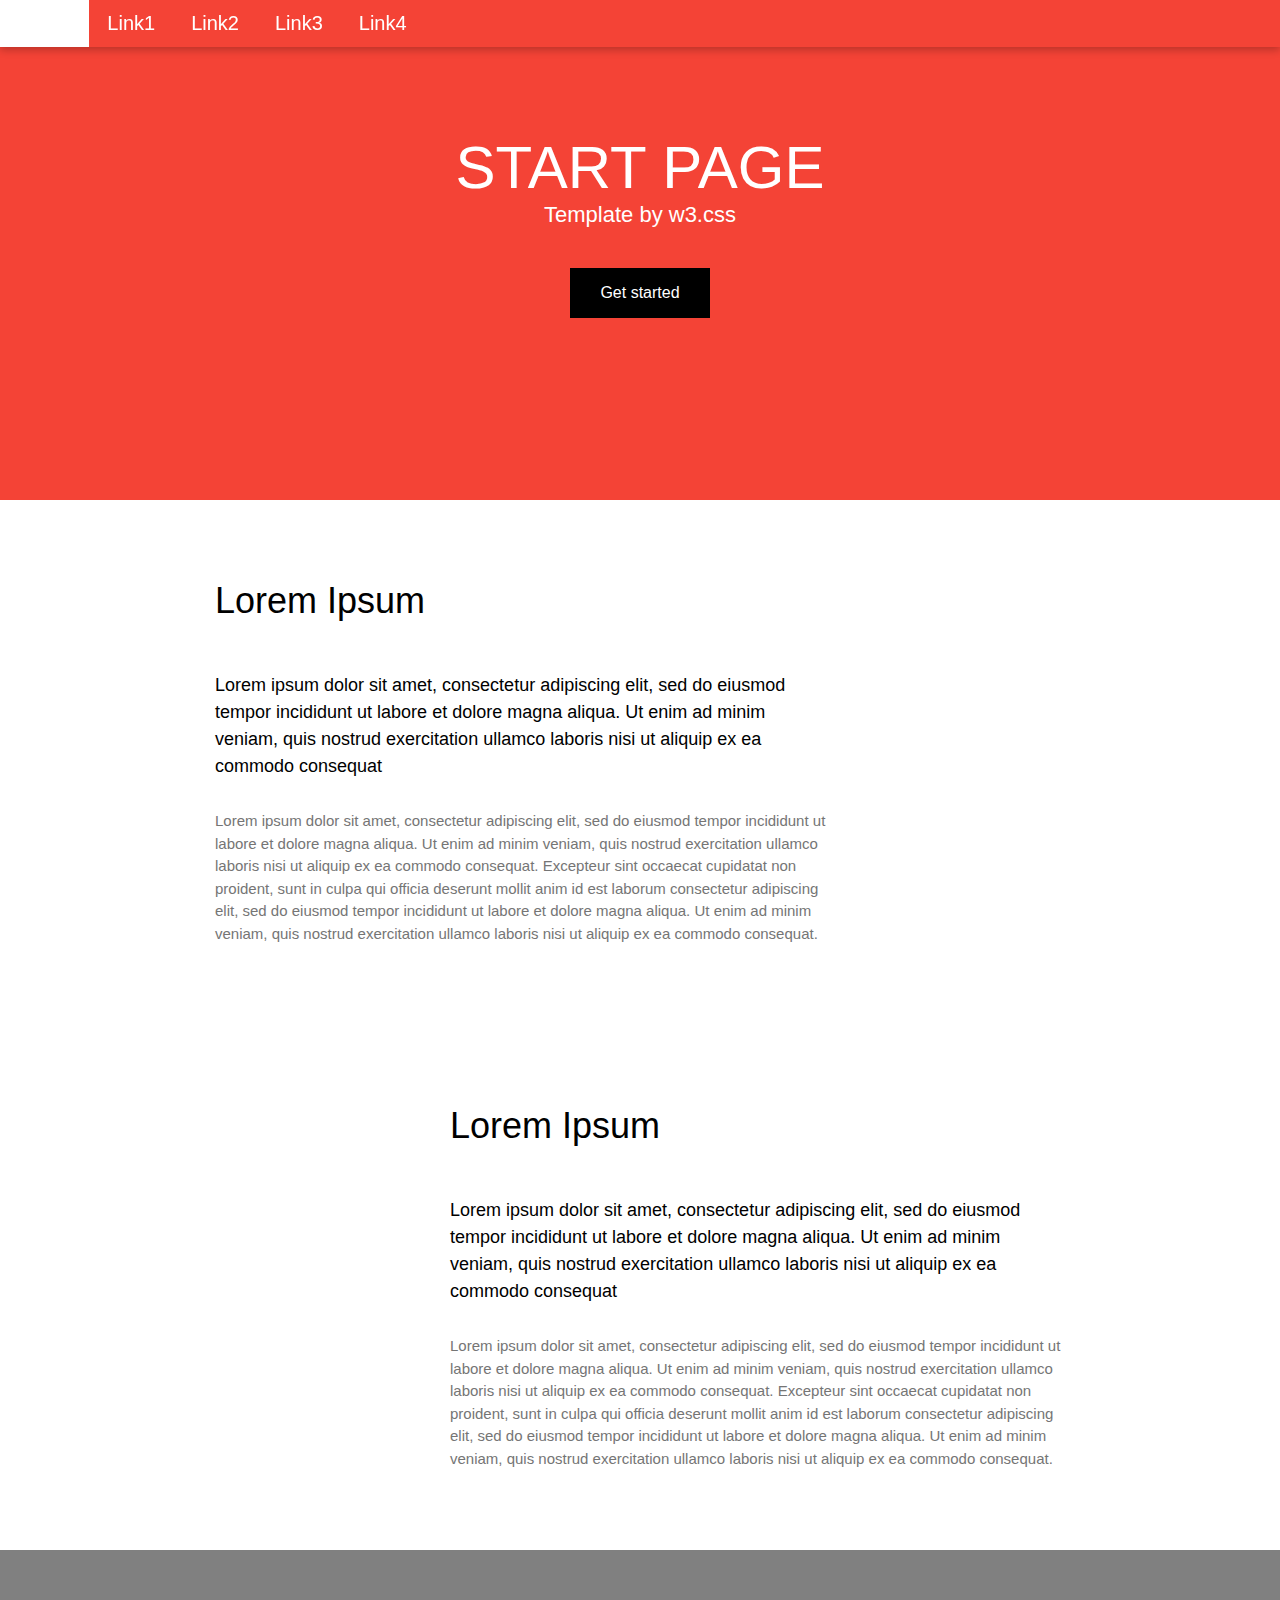
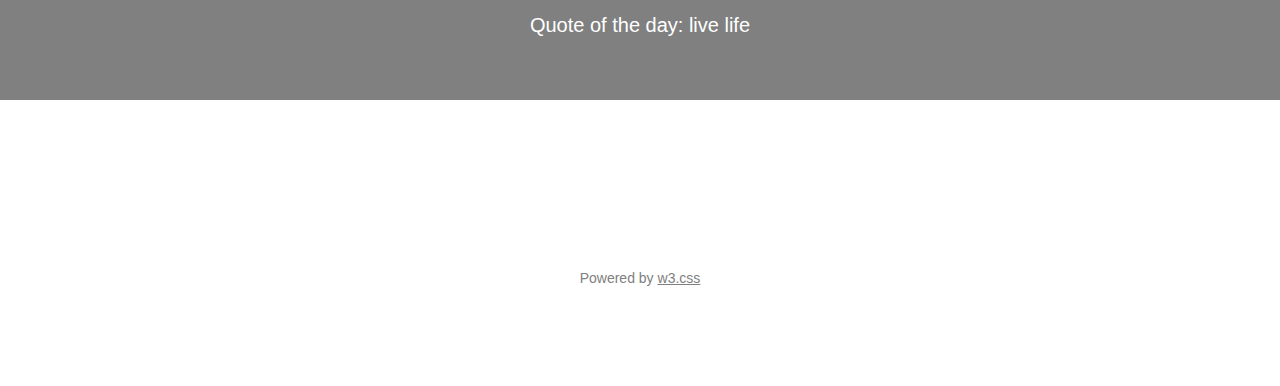
<file: task3/index.html>
<!DOCTYPE html>
<html lang="en">
<head>
   <meta charset="UTF-8">
   <meta http-equiv="X-UA-Compatible" content="IE=edge">
   <meta name="viewport" content="width=device-width, initial-scale=1.0">
   <link rel="stylesheet" href="https://cdnjs.cloudflare.com/ajax/libs/font-awesome/6.3.0/css/all.min.css" integrity="sha512-SzlrxWUlpfuzQ+pcUCosxcglQRNAq/DZjVsC0lE40xsADsfeQoEypE+enwcOiGjk/bSuGGKHEyjSoQ1zVisanQ==" crossorigin="anonymous" referrerpolicy="no-referrer" />
   <title>template</title>
   <style>
      * {
         box-sizing: border-box;
         margin: 0;
         padding: 0;
         font-family: "Montserrat", sans-serif;
      }
      .header {
         background-color: #F44336;
         height: 500px;
      }
      .navbar {
         box-shadow: rgba(0, 0, 0, 0.24) 0px 3px 8px;
         position: fixed;
         top: 0;
         left: 0;
         right: 0;
         z-index: 100;
         background-color: #F44336;
      }
      .navbar ul {
         list-style-type: none;
         display: flex;
         align-items: center;
      }
      .navbar ul li:hover {
         background-color: white;
         transition: 0.4s;
      }
      .navbar ul li {
         height: 100%;
         padding: 12px 18px;
      }
      .navbar ul li a {
         font-size: 20px;
         text-decoration: none;
         color: white;
      }
      .header__body {
         display: flex;
         justify-content: center;
         align-items: center;
         color: white;
         height: 450px;
      }

      .header__body h1 {
         font-size: 60px;
         font-weight: 100;
      }
      .header__body div {
         display: flex;
         flex-direction: column;
         align-items: center
      }
      .header__body span {
         font-size: 22px;
      }
      .header__body a {
         text-decoration: none;
         display: block;
         width: 140px;
         height: 50px;
         display: flex;
         justify-content: center;
         align-items: center;
         background-color: black;
         color: white;
         margin-top: 40px;
      }
      .header__body a:hover {
         background-color: white;
         color: black
      }
      .content__first, .content__second {
         padding: 80px 0;
         align-items: center;
         width: 850px;
         margin: 0 auto;
         display: grid;
         grid-template-columns: 3fr 1fr;
         column-gap: 30px;
      }
      .content__first__right i,.content__second__left i {
         width: 100%;
         display: block;
         font-size: 200px;
         color: #F44336
      }
      .content__second {
         grid-template-columns: 1fr 3fr;
      }      
      .content__first__left__title, .content__second__left__title{
         font-weight: 400;
         margin-bottom: 50px;
         font-size: 36px;
      }
      .content__first__left__subtitle, .content__second__left__subtitle {
         margin-bottom: 30px;
         font-weight: 400;
         font-size: 18px;
         line-height: 1.5;
      }
      .content__first__left__desc, .content__second__left__desc {
         font-size: 15px;
         color: #757575;
         font-family: "Lato", sans-serif;
         line-height: 1.5;
      }
      .quote {
         background-color: gray;
         color: white;
         display: flex;
         justify-content: center;
         align-items: center;
         height: 150px;
         font-size: 20px;
      }
      .footer {
         padding: 100px 0;
      }
      .foooter__socials {
         display: flex;
         justify-content: space-between;
         align-items: center;
         width: 160px;
         margin: 0 auto;
      }
      .foooter__socials a {
         width: 20px;
         height: 20px;
         color: gray;
         font-size: 25px
      }
  
      .co {
         width: max-content;
         margin: 50px auto 0 auto;
         font-size: 14px;
         color: gray
      }
      .co a {
         color: gray
      }
   </style>
</head>
<body>

   <header class="header">
         <nav class="navbar">
            <ul>
               <li><a href="">Home</a></li>
               <li><a href="">Link1</a></li>
               <li><a href="">Link2</a></li>
               <li><a href="">Link3</a></li>
               <li><a href="">Link4</a></li>
            </ul>
         </nav>
      <div class="header__body">
         <div>
            <h1>START PAGE</h2>
            <span>Template by w3.css</span>
            <a href="">Get started</a>
         </div>
      </div>
   </header>
   <main>
      <section class="content__first">
         <div class="content__first__left">
            <h4 class="content__first__left__title">Lorem Ipsum</h4>
            <div class="content__first__left__subtitle">Lorem ipsum dolor sit amet, consectetur adipiscing elit, sed do eiusmod tempor incididunt ut labore et dolore magna aliqua. Ut enim ad minim veniam, quis nostrud exercitation ullamco laboris nisi ut aliquip ex ea commodo consequat</div>
            <div class="content__first__left__desc">
               Lorem ipsum dolor sit amet, consectetur adipiscing elit, sed do eiusmod tempor incididunt ut labore et dolore magna aliqua. Ut enim ad minim veniam, quis nostrud exercitation ullamco laboris nisi ut aliquip ex ea commodo consequat. Excepteur sint occaecat cupidatat non proident, sunt in culpa qui officia deserunt mollit anim id est laborum consectetur adipiscing elit, sed do eiusmod tempor incididunt ut labore et dolore magna aliqua. Ut enim ad minim veniam, quis nostrud exercitation ullamco laboris nisi ut aliquip ex ea commodo consequat.
            </div>
         </div>
   
         <div class="content__first__right">
            <i class="fa fa-anchor w3-padding-64 w3-text-red"></i>
         </div>
      </section>
      <section class="content__second">
         <div class="content__second__left">
            <i class="fa fa-coffee w3-padding-64 w3-text-red w3-margin-right"></i>
         </div>
         <div class="content__second__left">
            <h4 class="content__second__left__title">Lorem Ipsum</h4>
            <div class="content__second__left__subtitle">Lorem ipsum dolor sit amet, consectetur adipiscing elit, sed do eiusmod tempor incididunt ut labore et dolore magna aliqua. Ut enim ad minim veniam, quis nostrud exercitation ullamco laboris nisi ut aliquip ex ea commodo consequat</div>
            <div class="content__second__left__desc">
               Lorem ipsum dolor sit amet, consectetur adipiscing elit, sed do eiusmod tempor incididunt ut labore et dolore magna aliqua. Ut enim ad minim veniam, quis nostrud exercitation ullamco laboris nisi ut aliquip ex ea commodo consequat. Excepteur sint occaecat cupidatat non proident, sunt in culpa qui officia deserunt mollit anim id est laborum consectetur adipiscing elit, sed do eiusmod tempor incididunt ut labore et dolore magna aliqua. Ut enim ad minim veniam, quis nostrud exercitation ullamco laboris nisi ut aliquip ex ea commodo consequat.
            </div>
         </div>
      </section>
   </main>
   <section class="quote">
      Quote of the day: live life
   </section>
   <footer class="footer">
      <div class="foooter__socials">
         <a href=""><i class="fab fa-facebook-square"></i></a>
         <a href=""><i class="fab fa-instagram-square"></i></a>
         <a href=""><i class="fab fa-snapchat-square"></i></a>
         <a href=""><i class="fab fa-pinterest"></i></a>
         <a href=""><i class="fab fa-twitter-square"></i></a>
         <a href=""><i class="fab fa-linkedin"></i></a>
      </div>
      <div class="co">Powered by <a href="">w3.css</a></div>
   </footer>
</body>
</html>
</file>
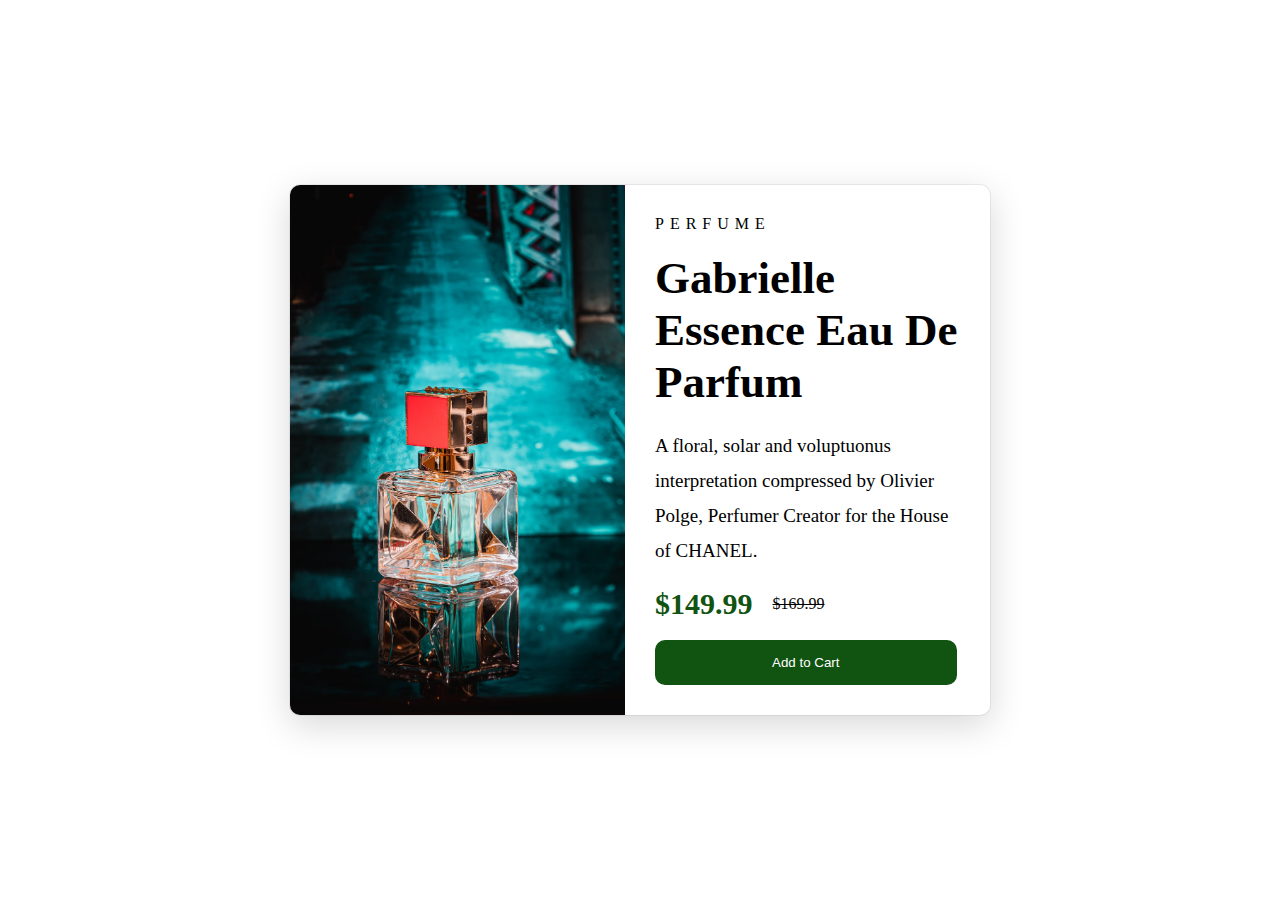
<file: task4/index.html>
<!DOCTYPE html>
<html lang="en">
<head>
   <meta charset="UTF-8">
   <meta http-equiv="X-UA-Compatible" content="IE=edge">
   <meta name="viewport" content="width=device-width, initial-scale=1.0">
   <link rel="stylesheet" href="./style.css">
   <title>Document</title>
</head>
<body>
   <div class="content">
      <div class="content__card">
         <div class="card__img">
          
         </div>
         <div class="card__desc">
            <div class="card__desc__top">PERFUME</div>
            <div class="card__desc__title">Gabrielle Essence Eau De Parfum</div>
            <div class="card__desc__content">
              A floral, solar and voluptuonus interpretation compressed by Olivier Polge, Perfumer Creator for the House of CHANEL.
            </div>
            <div class="card__desc__prices">
               <div class="newPrice">$149.99</div>
               <div class="old__price">$169.99</div>
            </div>
            <div class="card__desc__button">
               <button>Add to Cart</button>
            </div>
         </div>
      </div>
   </div>
</body>
</html>
</file>
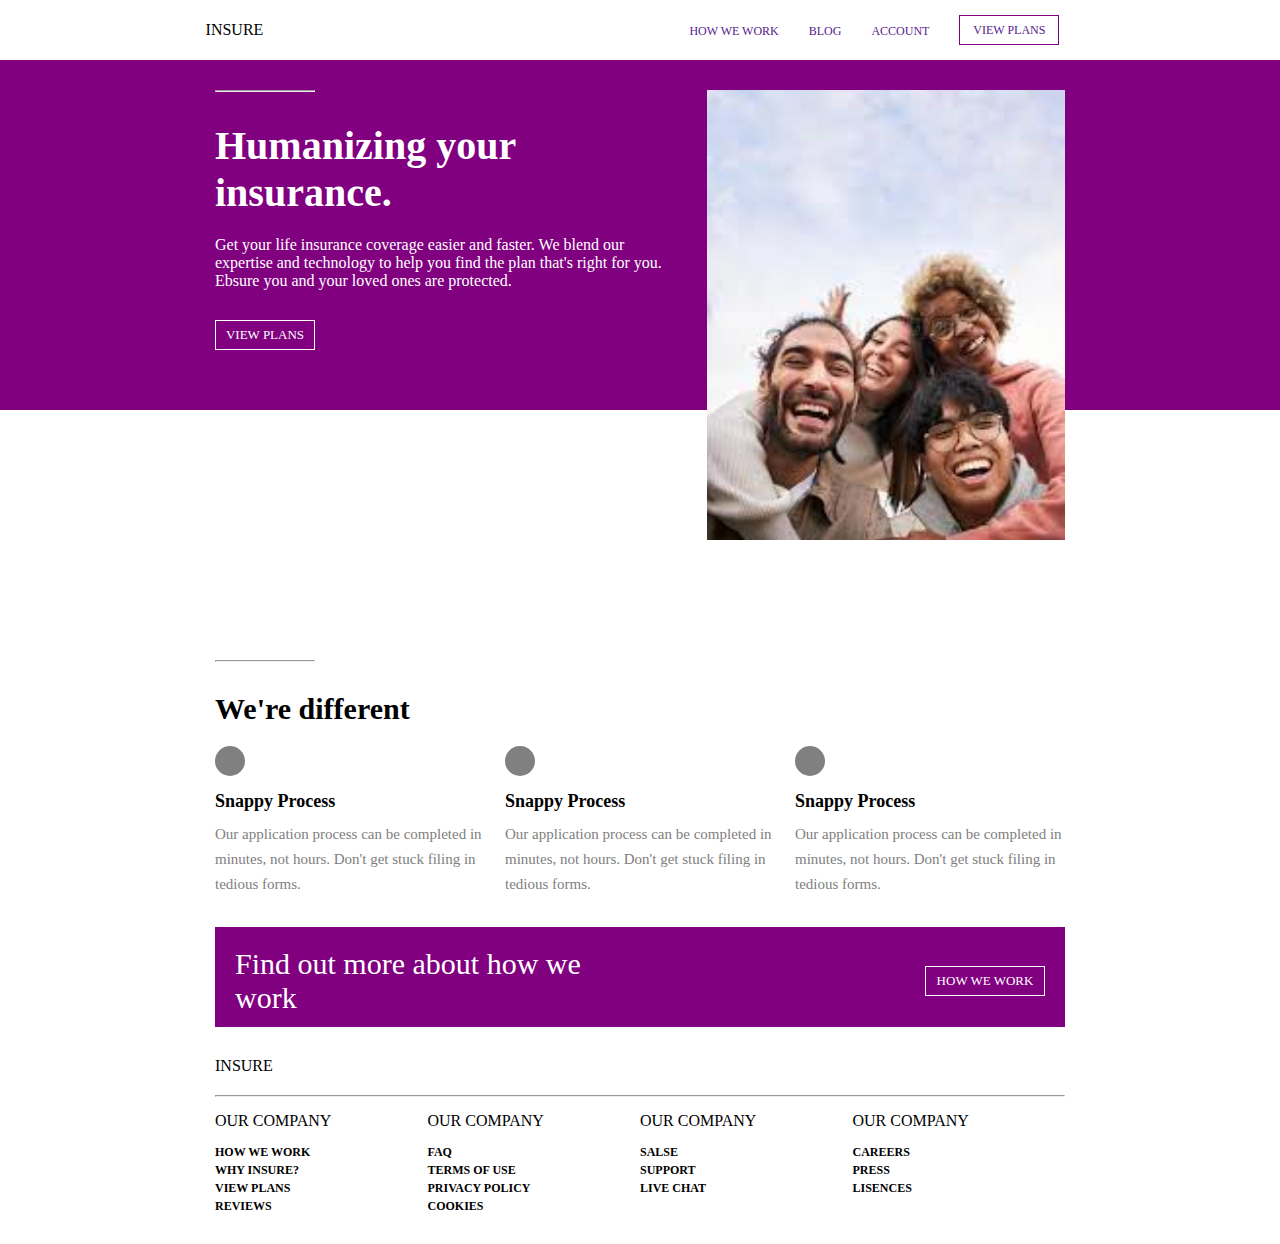
<file: task5/index.html>
<!DOCTYPE html>
<html lang="en">
<head>
   <meta charset="UTF-8">
   <meta http-equiv="X-UA-Compatible" content="IE=edge">
   <meta name="viewport" content="width=device-width, initial-scale=1.0">
   <link rel="stylesheet" href="https://cdnjs.cloudflare.com/ajax/libs/font-awesome/6.3.0/css/all.min.css" integrity="sha512-SzlrxWUlpfuzQ+pcUCosxcglQRNAq/DZjVsC0lE40xsADsfeQoEypE+enwcOiGjk/bSuGGKHEyjSoQ1zVisanQ==" crossorigin="anonymous" referrerpolicy="no-referrer" />
   <link rel="stylesheet" href="./style/style.css">
   <title>Document</title>
</head>
<body>
   <navbar class="navbar">
      <div class="navbar__logo">INSURE</div>
      <div class="navbar__right">
         <ul>
            <li><a href="">HOW WE WORK</a></li>
            <li><a href="">BLOG</a></li>
            <li><a href="">ACCOUNT</a></li>
            <li><a href="">VIEW PLANS</a></li>
         </ul>
      </div>
   </navbar>
   <section class="plans">
      <div class="plans__wrapper">
         <div class="plans__desc">
            <hr>
            <h3>Humanizing your insurance.</h3>
            <div class="plans__desc__desc">
               Get your life insurance coverage easier and faster. We blend our expertise and technology to help you find the plan that's right for you. Ebsure you and your loved ones are protected.
            </div>
            <div class="plans__desc__button">
               <a href="">VIEW PLANS</a>
            </div>
         </div>
         <div class="plans__img">
            <img src="./assets/image.png" alt="">
         </div>
      </div>
   </section>
   <section class="different">
      <hr>
      <h4>We're different</h4>
      <div class="different__wrapper">
         <div class="different__box">
            <div class="different__box__icon">
               <i class="fas fa-bolt"></i>
            </div>
            <div class="different__box__title">Snappy Process</div>
            <p class="different__box__desc">
               Our application process can be completed in minutes, not hours. Don't get stuck filing in tedious forms.
            </p>
         </div>
         <div class="different__box">
            <div class="different__box__icon">
               <i class="fas fa-bolt"></i>
            </div>
            <div class="different__box__title">Snappy Process</div>
            <p class="different__box__desc">
               Our application process can be completed in minutes, not hours. Don't get stuck filing in tedious forms.
            </p>
         </div>
         <div class="different__box">
            <div class="different__box__icon">
               <i class="fas fa-bolt"></i>
            </div>
            <div class="different__box__title">Snappy Process</div>
            <p class="different__box__desc">
               Our application process can be completed in minutes, not hours. Don't get stuck filing in tedious forms.
            </p>
         </div>
      </div>
   </section>

   <section class="adverr">
      <div class="adver__desc">Find out more about how we work</div>
      
      <div>
         <a class="adver__button" href="">HOW WE WORK</a>
      </div>
   
   </section>

   <footer class="footer">
      <div>
         <div class="footer__top">
            <div class="footer_top_logo">INSURE</div>
            <div class="footer_top_links">
               <ul>
                  <li><a href=""><i class="fab fa-facebook-square"></i></a></li>
                  <li><a href=""></a><i class="fab fa-twitter-square" aria-hidden="true"></i></li>
                  <li><a href=""><i class="fab fa-pinterest" aria-hidden="true"></i></a></li>
                  <li><a href=""><i class="fab fa-instagram" aria-hidden="true"></i></a></li>
               </ul>
            </div>
         </div>
         <hr>
         <div class="footer__bottom">
            <div class="footer__bottom__box">
               <div class="footer__bottom__box_title">OUR COMPANY</div>
               <ul>
                  <li><a href="">HOW WE WORK</a></li>
                  <li><a href="">WHY INSURE?</a></li>
                  <li><a href="">VIEW PLANS</a></li>
                  <li><a href="">REVIEWS</a></li>
               </ul>
            </div>
            <div class="footer__bottom__box">
               <div class="footer__bottom__box_title">OUR COMPANY</div>
               <ul>
                  <li><a href="">FAQ</a></li>
                  <li><a href="">TERMS OF USE</a></li>
                  <li><a href="">PRIVACY POLICY</a></li>
                  <li><a href="">COOKIES</a></li>
               </ul>
            </div>
            <div class="footer__bottom__box">
               <div class="footer__bottom__box_title">OUR COMPANY</div>
               <ul>
                  <li><a href="">SALSE</a></li>
                  <li><a href="">SUPPORT</a></li>
                  <li><a href="">LIVE CHAT</a></li>
               </ul>
            </div>
            <div class="footer__bottom__box">
               <div class="footer__bottom__box_title">OUR COMPANY</div>
               <ul>
                  <li><a href="">CAREERS</a></li>
                  <li><a href="">PRESS</a></li>
                  <li><a href="">LISENCES</a></li>
               </ul>
            </div>
         </div>
      </div>
   </footer>
</body>
</html>
</file>
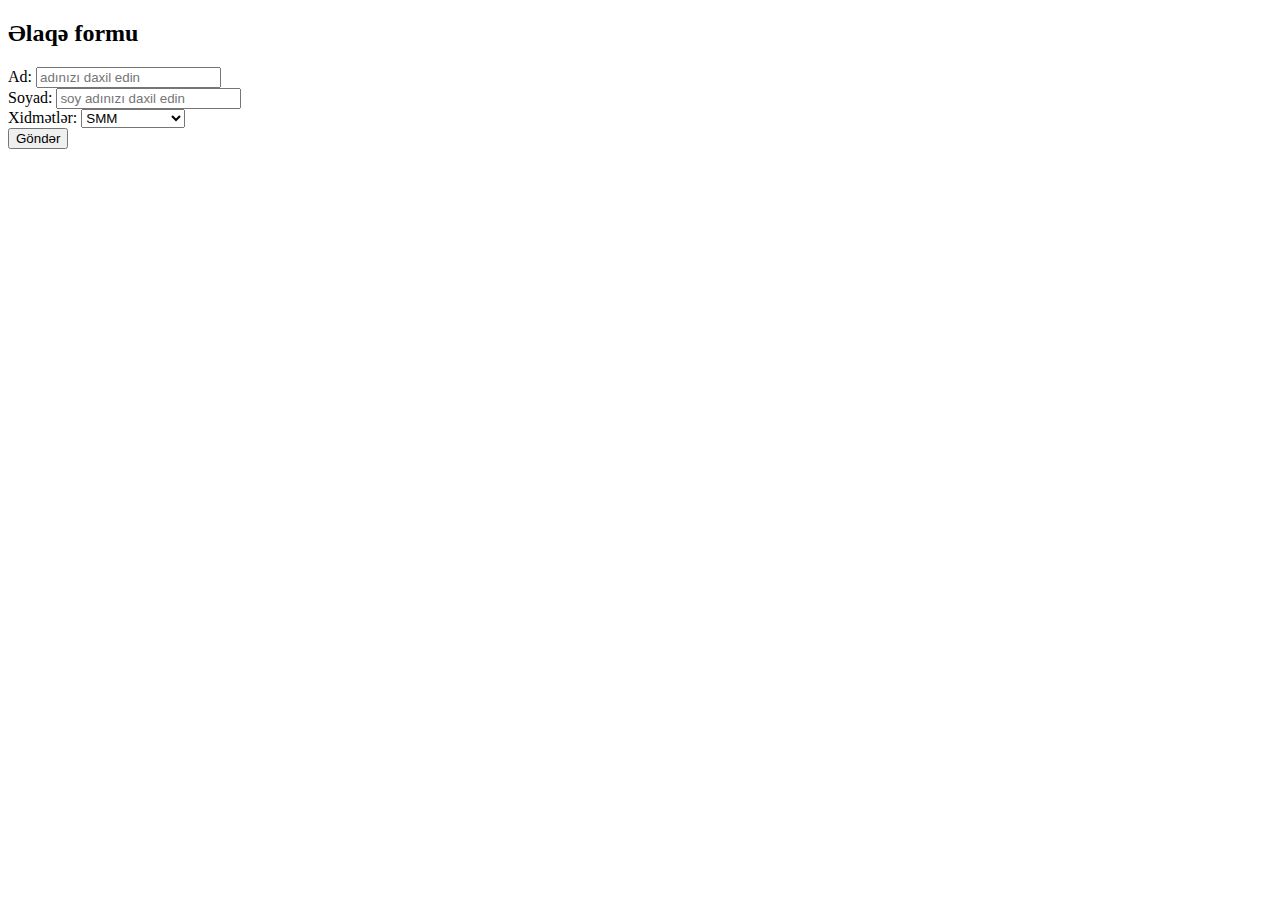
<file: task1/contact.html>
<!DOCTYPE html>
<html lang="en">
<head>
   <meta charset="UTF-8">
   <meta http-equiv="X-UA-Compatible" content="IE=edge">
   <meta name="viewport" content="width=device-width, initial-scale=1.0">
   <title>Əlaqə</title>
</head>
<body>
   <div class="contact__form">
      <h2>Əlaqə formu</h2>
      <form action="">
         <div>
            <label for="name">Ad:</label>
            <input required id="name" placeholder="adınızı daxil edin" type="text">
         </div>
         <div>
            <label for="surname">Soyad:</label>
            <input required id="surname" placeholder="soy adınızı daxil edin" type="text">
         </div>
         <div>
            <label for="serices">Xidmətlər:</label>
            <select name="serices" id="services">
               <option value="smm">SMM</option>
               <option value="full_stack">Full stack dev</option>
               <option disabled value="frontend">Frontend dev</option>
               <option value="backend">Backend dev</option>
            </select>
         </div>
         <button name="enter" type="submit">Göndər</button>
      </form>
   </div>
</body>
</html>
</file>
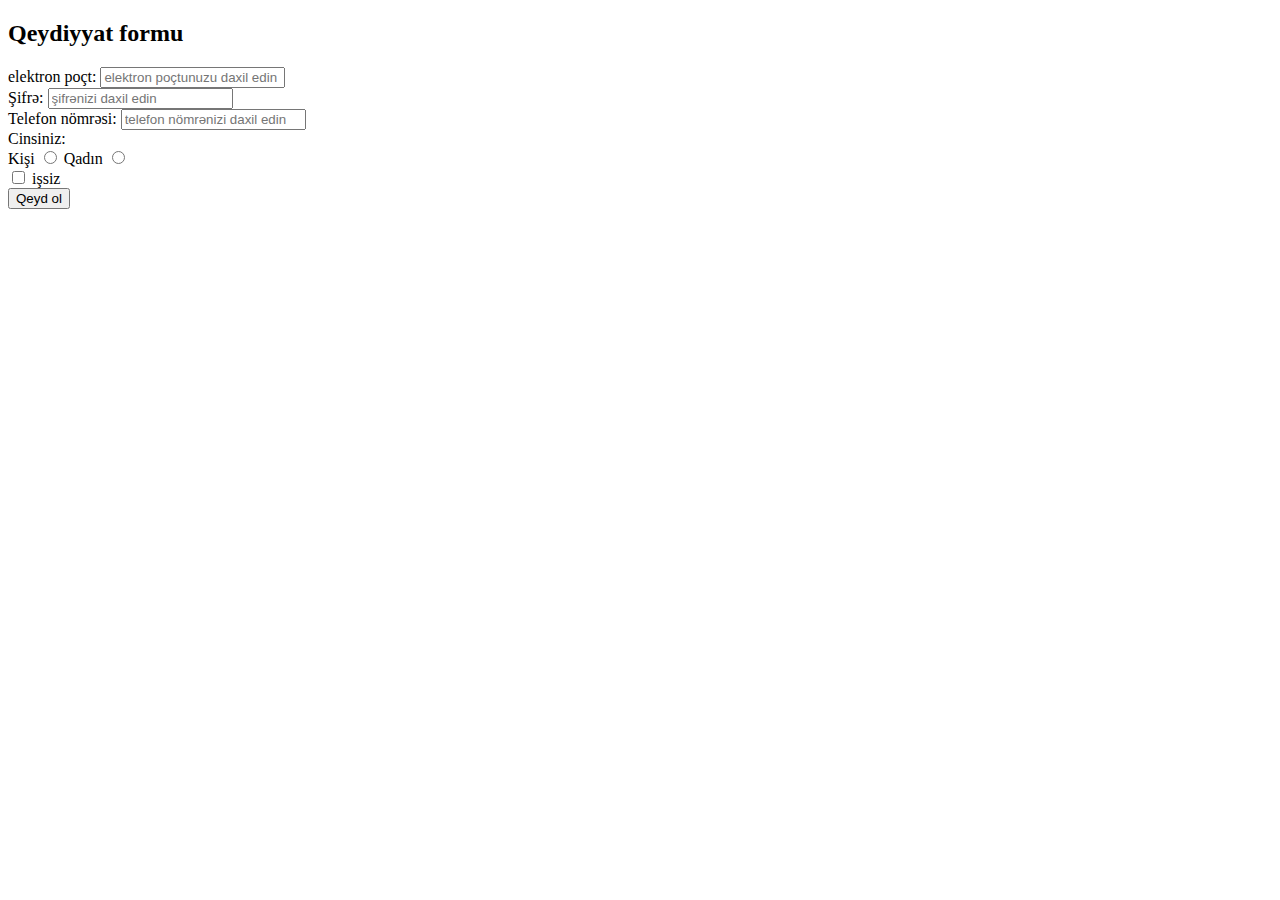
<file: task2/register.html>
<!DOCTYPE html>
<html lang="en">
<head>
   <meta charset="UTF-8">
   <meta http-equiv="X-UA-Compatible" content="IE=edge">
   <meta name="viewport" content="width=device-width, initial-scale=1.0">
   <title>Qeydiyyat</title>
</head>
<body>
   <div class="register__form">
      <h2>Qeydiyyat formu</h2>
      <form action="">
         <div>
            <label for="email">elektron poçt:</label>
            <input required name="email" id="email" placeholder="elektron poçtunuzu daxil edin" type="email">
         </div>
         <div>
            <label for="password">Şifrə:</label>
            <input name="password" required id="password" placeholder="şifrənizi daxil edin" type="password">
         </div>
         <div>
            <label for="phone">Telefon nömrəsi:</label>
            <input name="phone" required  placeholder="telefon nömrənizi daxil edin" id="phone" type="number">
         </div>
         <!-- <div>
            <label for="phone">Telefon nömrəsi:</label>
            <input name="phone" required  placeholder="telefon nömrənizi daxil edin" id="phone" type="tel"  pattern="[0-9]{10}">
         </div> -->
         <div>
            <div>Cinsiniz:</div>
            <label for="male">Kişi</label>
            <input value="male" name="sex" type="radio">
            <label for="female">Qadın</label>
            <input required name="sex" id="female" type="radio">
         </div>
         <div>
            <input name="work_status" required type="checkbox">
            <label for="work_status">işsiz</label>
         </div>
         <button name="register" type="submit">Qeyd ol</button>
      </form>
   </div>
</body>
</html>
</file>
<file: task4/style.css>
*{
   margin: 0;
   padding: 0;
   box-sizing: border-box;
}
.content {
   display: flex;
   justify-content: center;
   width: 100%;
   height: 100vh;
   align-items: center;
}
.content__card {
   max-width: 700px;
   display: flex;
   flex-wrap: wrap;
   height: 530px;
   column-gap: 30px;
   border-radius: 10px;
   box-shadow: rgba(0, 0, 0, 0.16) 0px 10px 36px 0px, rgba(0, 0, 0, 0.06) 0px 0px 0px 1px;
}
.card__img {
   background: url('./assets/image.png') center center/cover no-repeat;
   flex: 1;
   border-radius: 10px 0 0 10px;
}


.card__desc {
   flex: 1;
   padding: 30px 0;
   display: flex;
   flex-direction: column;
   justify-content: space-between;
}
.card__desc__content {
   line-height: 35px;
   width: 90%;
   font-size: 19px;
}
.card__desc .card__desc__top{
   letter-spacing: 6px;
}
.card__desc__title {
   font-size: 45px;
   font-weight: bold;

}
.card__desc__prices {
   display: flex;
   align-items: center;
}

.old__price {
   text-decoration: line-through;
   margin-left: 20px;
}
.newPrice {
   font-size: 30px;
   color: rgb(17, 83, 17);
   font-weight: bold;
}

.card__desc__button button {
   display: block;
   width: 90%;
   color: white;
   background-color: rgb(17, 83, 17);
   height: 45px;
   border: none;
   border-radius: 10px;
}


@media(max-width: 850px) {
 .content__card {
   display: flex;
   flex-direction: column;
   height: 700px;
 }  
d

 .card__desc {
   padding-left: 30px;
   
 }
}
</file>
<file: task5/style/style.css>
* {
   margin: 0;
   padding: 0;
   box-sizing: border-box;
}
body {
   
  overflow-x: hidden;
}
ul, ol {
   list-style-type: none;
}
a {
   text-decoration: none;
}

.navbar {
   padding: 15px 0;
   display: flex;
   justify-content: space-around;
   align-items: center;
}
.navbar__right {
   width: 400px;
}
.navbar__right ul{
   display: flex;
   justify-content: space-around;
   align-items: center
}

.navbar__right li:last-child {
   border: 1px solid purple;
   height: 30px;
   width: 100px;
   display: flex;
   justify-content: center;
   align-items: center;
   font-size: 13px;
}


.navbar__right li a {
   font-size: 12px;
}

.plans {
   color: white;
   background: purple;
   padding: 30px 0;
   height: 350px;
}
.plans h3 {
   font-size: 40px;
   margin-bottom: 20px;
}
.plans__wrapper {
   width: 850px;
   display: flex;
   margin: 0 auto;
   column-gap: 30px;
   justify-content: space-between;
}

.plans__desc hr {
   width: 100px;
   margin-bottom: 30px;
}

.plans__desc__desc {}

.plans__img {
   width: 900px;
   height: 450px;
   position: relative;
}
.plans__img img {
   width: 100%;
   height: 100%;
   object-fit: cover;
   position: absolute;
}

.plans__desc__button a {
   border: 1px solid white;
   color: white;
   height: 30px;
   width: 100px;
   margin-top: 30px;
   display: flex;
   justify-content: center;
   align-items: center;
   font-size: 13px;
}


.different {
}

.different hr {
   width: 100px;
   color: purple;
   margin-bottom: 30px;
}
.different {
   width: 850px;
   margin: 0 auto;
   
   padding: 250px 0 30px 0;  
}

.different__wrapper {
   width: 100%;
   display: grid;
   grid-template-columns: repeat(3, 1fr);
   flex-wrap: wrap;
   align-items: center;
   column-gap: 20px;
}

.different h4 {
   font-size: 30px;
   margin-bottom: 20px;
}
.different p {
   font-size: 15px;
   color: gray;
   line-height: 25px;
}

.different__box__icon {
   width: 30px;
   height: 30px;
   border-radius: 100%;
   display: flex;
   justify-content: center;
   align-items: center;
   background: gray;
   margin-bottom: 15px;
}
.different__box__icon i {
   color: white;
   
}

.different__box__title {
   font-weight: bold;
   font-size: 18px;
   margin-bottom: 10px;
}

.adverr {
   width: 850px;
   height: 100px;
   margin: 0 auto;
   display: flex;
   justify-content: space-between;
   align-items: center;
   flex-wrap: wrap;
   background: purple;
   padding: 20px;
   color: white
}


.adver__desc {
   font-size: 30px;
   width: 350px;
}

.adver__button  {

   border: 1px solid white;
   color: white;
   height: 30px;
   width: 120px;

   display: flex;
   justify-content: center;
   align-items: center;
   font-size: 13px;
}
.footer {
   margin: 30px auto;
   width: 850px;
}
.footer__top {
   display: flex;
   justify-content: space-between;
   align-items: center;
}
.footer_top_links {
   width: 100px;
}
.footer_top_links ul {
   display: flex;
   justify-content: space-between;
   align-items: center;
}

.footer__bottom {
   display: grid;
   grid-template-columns: repeat(4, 1fr);

   margin-top: 15px;
   flex-wrap: wrap;
}
.footer hr {
   margin-top: 20px;
   margin-bottom: 10px;
}
.footer__bottom a {
   font-size: 12px;
   font-weight: bold;
   color: black
}
.footer__bottom__box_title {
   margin-bottom: 12px;
   font-style: 13px;
}


@media(max-width: 850px) {
   .plans__wrapper {
      flex-wrap: wrap;
   }
   .plans__desc {
      width: 100vw;
      padding: 20px;
   }
   .plans__img {
      width: 100vw;
      height: 500px;
   }
   .different {
      margin-top: 220px;
      padding-right: 20px;
      padding-left: 20px;
      width: 100%;
   }
   .adverr {
      width: 100%;
   } 
   .footer {
      padding: 0 10px;
      width: 100%;
   }
   
}

@media(max-width: 800px) {
   .footer__bottom {
      grid-template-columns: repeat(3, 1fr);
      row-gap: 30px;
   }
}

@media(max-width: 650px) {
   .different__wrapper {
      grid-template-columns: repeat(2, 1fr);
   }
}

@media(max-width: 550px) {
   .different__wrapper {
      grid-template-columns: repeat(1, 1fr);
      width: 400px;
      margin: 0 auto;
   }
   .different__wrapper div {
      margin-top: 15px;
   }
   .footer__bottom {
     
    
      grid-template-columns: repeat(2, 1fr);
   }

   .adverr {
      display: block;
      height: max-content;
   }
   .adverr a {
      margin-top: 15px;
   }
}
</file>
